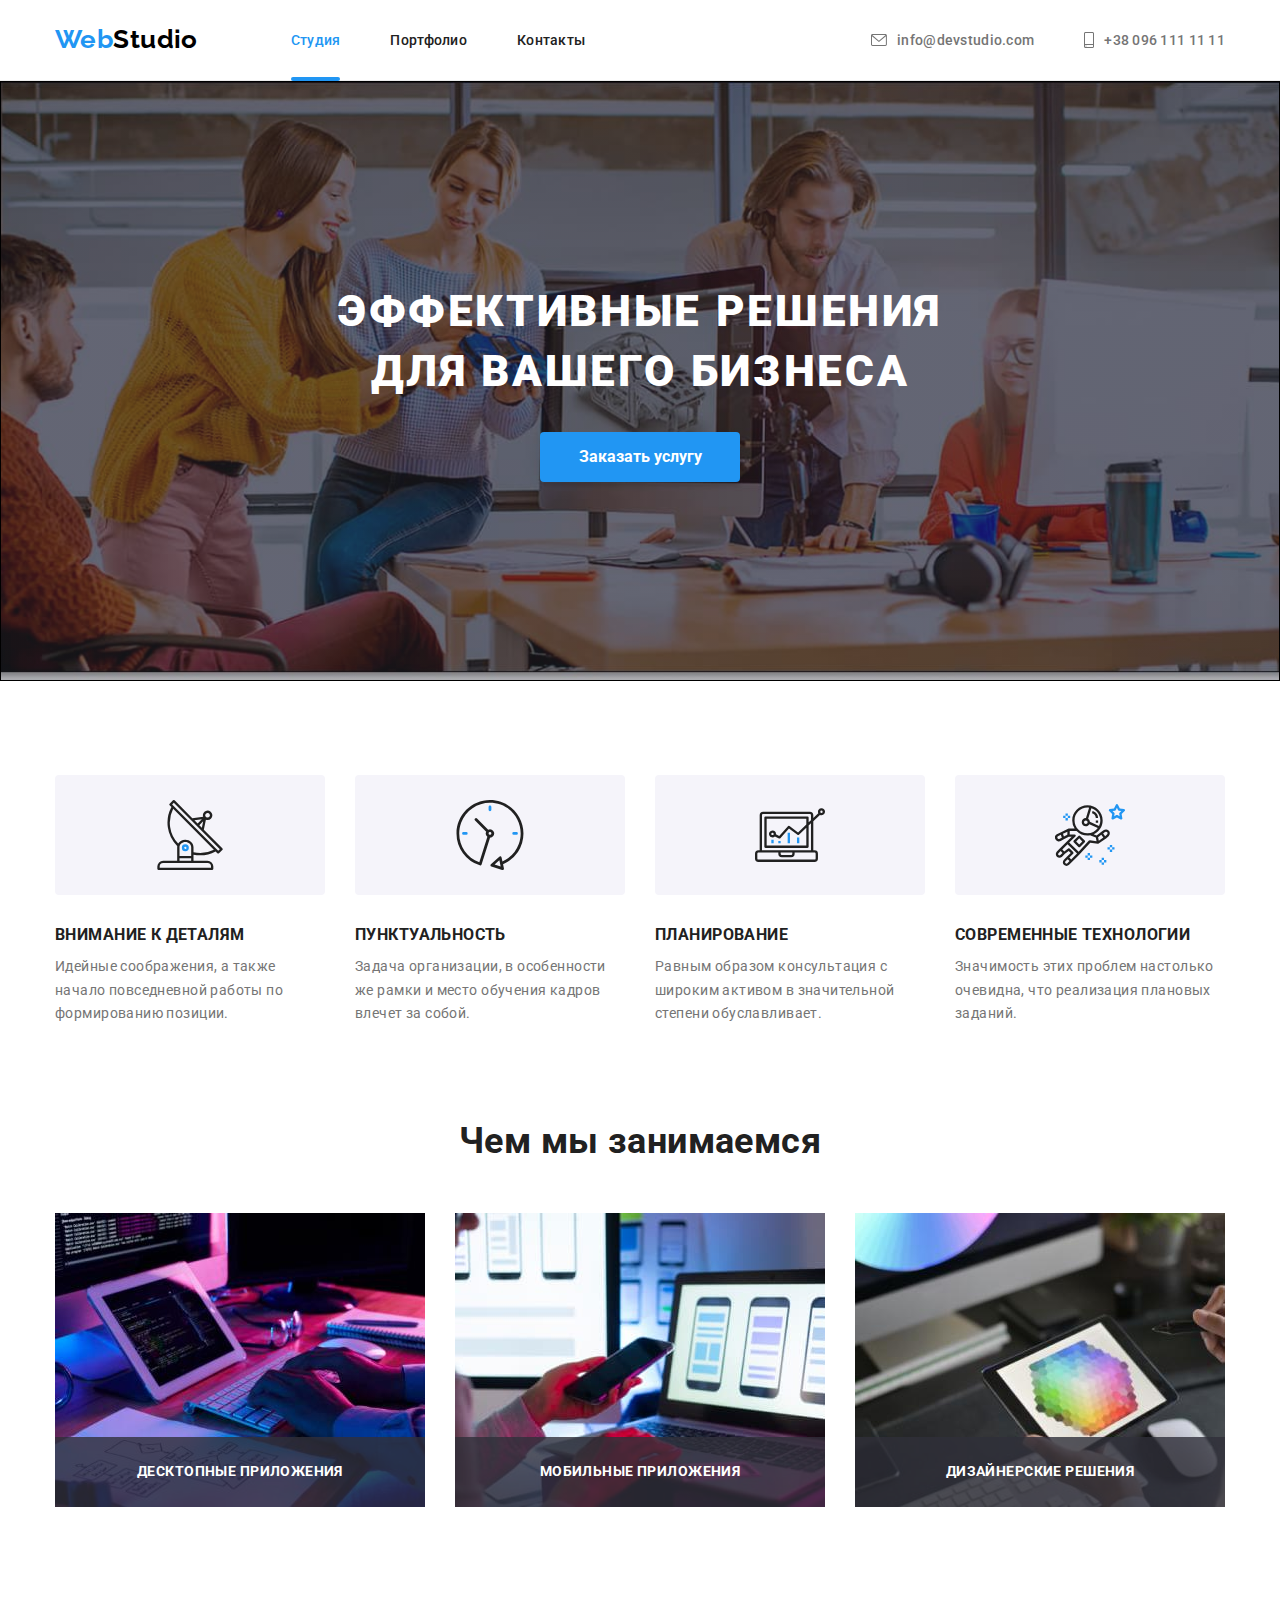
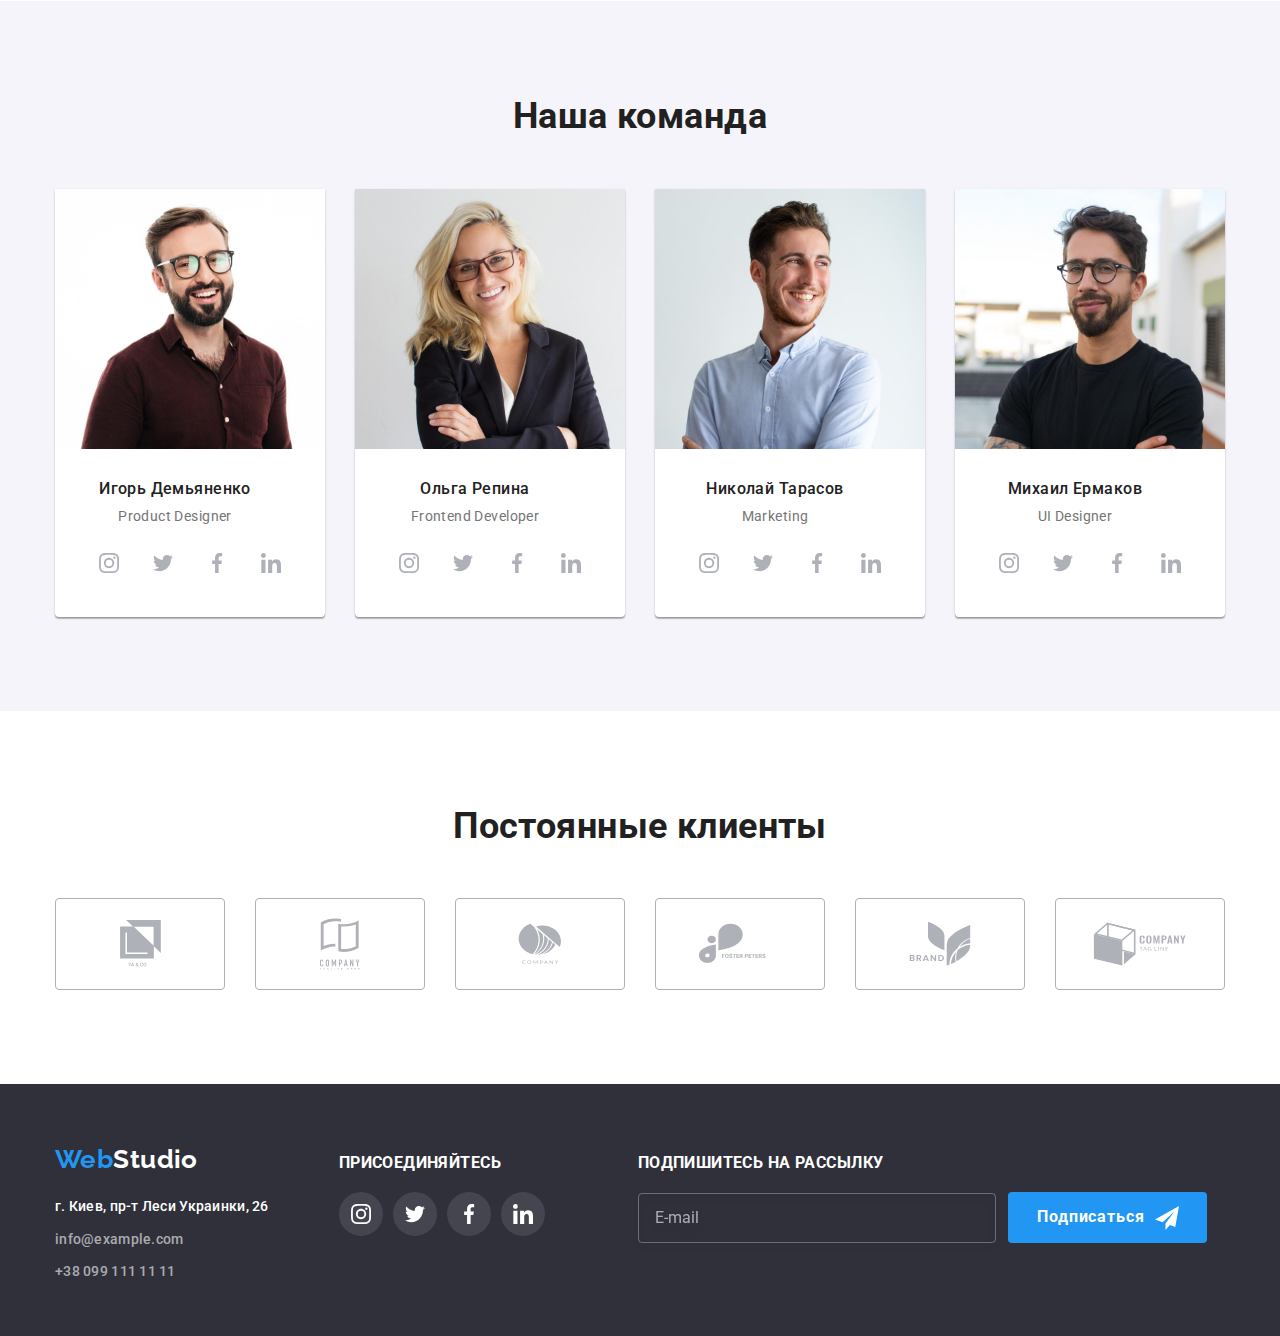
<file: index.html>
<!DOCTYPE html>
<html lang="ru">
    <head>
        <meta charset="UTF-8">
        <meta http-equiv="X-UA-Compatible" content="IE=edge">
        <meta name="viewport" content="width=device-width, initial-scale=1.0">
        <title>Студия</title>
        <link rel="stylesheet" href="https://cdnjs.cloudflare.com/ajax/libs/modern-normalize/1.1.0/modern-normalize.min.css">
        <link rel="preconnect" href="https://fonts.googleapis.com">
        <link rel="preconnect" href="https://fonts.gstatic.com" crossorigin>
        <link href="https://fonts.googleapis.com/css2?family=Raleway:wght@700&family=Roboto:wght@400;500;700;900&display=swap" rel="stylesheet">
        <link rel="stylesheet" href="./css/styles.css">
    </head>
  
    <body class="page">
        
        <!-- Header section -->
        <header class="header-section">
            <div class="container header-container">
                <nav class="header-container">
                    <a href="./index.html" class="logo">Web<span class="logo-header">Studio</span></a>
                    <ul class="list site-nav">
                        <li class="site-nav-item">
                            <a href="./index.html" class="site-nav-link link current">Студия</a>
                        </li>
                        <li class="site-nav-item">
                            <a href="./portfolio.html" class="site-nav-link link">Портфолио</a>
                        </li>
                        <li class="site-nav-link site-nav-item">
                            <a href="#" class="link">Контакты</a>
                        </li>
                    </ul>
                </nav>
                    <ul class="list header-contacts">
                        <li class="header-contacts-item">
                            <a href="mailto:info@devstudio.com" class="link">
                                <svg class="header-contacts-icons" width="16px" height="12px">
                                    <use href="./images/icons.svg#icon-envelope"></use>
                                </svg>
                                info@devstudio.com
                            </a>
                        </li>
                        <li class="header-contacts-item"> 
                            <a href="tel:+380961111111" class="link">
                                <svg class="header-contacts-icons" width="10px" height="16px">
                                    <use href="./images/icons.svg#icon-smartphone"></use>
                                </svg>
                                +38 096 111 11 11
                            </a>
                        </li>
                    </ul>
            </div>
        </header>
        
        <main>

            <!-- Hero section -->
            <section class="hero-section">
                <div class="container">
                    <h1 class="main-title">Эффективные решения<br> для вашего бизнеса</h1>
                    <button data-modal-open type="button" class="btn btn-primary submit-btn">Заказать услугу</button>
                </div>
            </section>

            <!-- Why us section -->
            <section class="why-us-section">
                <div class="container">
                    <h2 class="section-title visually-hidden">Наши особенности</h2>
                    <ul class="characteristic-list list">
                        <li class="why-us-section-item">
                            <div class="why-us-section-object">
                                <svg class="why-us-section-icon">
                                    <use href="./images/icons.svg#icon-antenna"></use>
                                </svg>
                            </div>
                            <h3 class="characteristic-title">Внимание к деталям</h3> 
                            <p class="characteristic-content">Идейные соображения, а также начало повседневной работы по формированию позиции.</p>
                        </li>
                        <li class="why-us-section-item">
                            <div class="why-us-section-object">
                                <svg class="why-us-section-icon">
                                    <use href="./images/icons.svg#icon-clock"></use>
                                 </svg>
                            </div>
                            <h3 class="characteristic-title">Пунктуальность</h3>
                            <p class="characteristic-content">Задача организации, в особенности же рамки и место обучения кадров влечет за собой.</p>
                        </li>
                        <li class="why-us-section-item">
                            <div class="why-us-section-object">
                                <svg class="why-us-section-icon">
                                    <use href="./images/icons.svg#icon-diagram"></use>
                                </svg>
                            </div>
                            <h3 class="characteristic-title">Планирование</h3>
                            <p class="characteristic-content">Равным образом консультация с широким активом в значительной степени обуславливает.</p>
                        </li>
                        <li class="why-us-section-item">
                            <div class="why-us-section-object">
                                <svg class="why-us-section-icon">
                                    <use href="./images/icons.svg#icon-astronaut"></use>
                                </svg>
                            </div>
                            <h3 class="characteristic-title">Современные технологии</h3>
                            <p class="characteristic-content">Значимость этих проблем настолько очевидна, что реализация плановых заданий.</p>
                        </li>
                    </ul>
                </div>
            </section>
                
            <!-- What we do section-->
            <section class="what-we-do-section">
                <div class="container">
                    <h2 class="section-title">Чем мы занимаемся</h2>
                    <ul class="what-we-do-list list">
                        <li class="what-we-do-item">
                            <img src="./images/box1.jpg" alt="человек печатает" width="370" height="294" class="what-we-do-img">
                            <h3 class="what-we-do-title">Десктопные приложения</h3>
                        </li>
                        <li class="what-we-do-item">
                            <img src="./images/box2.jpg" alt="человек с телефоном на фоне ноутбука" width="370" height="294" class="what-we-do-img">
                            <h3 class="what-we-do-title">Мобильные приложения</h3>
                        </li>
                        <li class="what-we-do-item">
                            <img src="./images/box3.jpg" alt="человек с планшетом выбирает цвет" width="370" height="294" class="what-we-do-img">
                            <h3 class="what-we-do-title">Дизайнерские решения</h3>
                        </li>
                    </ul>
                </div>
            </section>
            
            <!-- Our team section-->
            <section class="our-team-section">
                <div class="container">
                    <h2 class="section-title">Наша команда</h2>
                    <ul class=" our-team-list list">
                        <li class="team-list-item">
                            <img src="./images/img.jpg" alt="Игорь Демьяненко" width="270" height="260" class="our-team-list-img">
                            <h3 class="team-section-title">Игорь Демьяненко</h3>
                            <p class="team-section-description">Product Designer</p>
                            <ul class="team-list-contacts list">
                                <li class="team-contacts-item">
                                    <a href="#" class="team-contacts-link link" aria-label="instagram">
                                        <svg width="20px" height="20px">
                                            <use href="./images/icons.svg#icon-instagram"></use>
                                        </svg>
                                    </a>
                                </li>
                                <li class="team-contacts-item">
                                    <a href="#" class="team-contacts-link link" aria-label="twitter">
                                        <svg width="20px" height="20px">
                                            <use href="./images/icons.svg#icon-twitter"></use>
                                        </svg>
                                    </a>
                                </li>
                                <li class="team-contacts-item">
                                    <a href="#" class="team-contacts-link link" aria-label="facebook">
                                        <svg width="20px" height="20px">
                                            <use href="./images/icons.svg#icon-facebook"></use>
                                        </svg>
                                    </a>
                                </li>
                                <li class="team-contacts-item">
                                    <a href="#" class="team-contacts-link link" aria-label="linkedin">
                                        <svg width="20px" height="20px">
                                            <use href="./images/icons.svg#icon-linkedin"></use>
                                        </svg>
                                    </a>
                                </li>
                             </ul>
                        </li>
                        <li class="team-list-item">
                            <img src="./images/img1.jpg" alt="Ольга Репина" width="270" height="260"  class="our-team-list-img">
                            <h3 class="team-section-title">Ольга Репина</h3>
                            <p class="team-section-description">Frontend Developer</p>
                            <ul class="team-list-contacts list">
                                <li class="team-contacts-item">
                                    <a href="#" class="team-contacts-link link" aria-label="instagram">
                                        <svg width="20px" height="20px">
                                            <use href="./images/icons.svg#icon-instagram"></use>
                                        </svg>
                                    </a>
                                </li>
                                <li class="team-contacts-item">
                                    <a href="#" class="team-contacts-link link" aria-label="twitter">
                                        <svg width="20px" height="20px">
                                            <use href="./images/icons.svg#icon-twitter"></use>
                                        </svg>
                                    </a>
                                </li>
                                <li class="team-contacts-item">
                                    <a href="#" class="team-contacts-link link" aria-label="facebook">
                                        <svg width="20px" height="20px">
                                            <use href="./images/icons.svg#icon-facebook"></use>
                                        </svg>
                                    </a>
                                </li>
                                <li class="team-contacts-item">
                                    <a href="#" class="team-contacts-link link" aria-label="linkedin">
                                        <svg width="20px" height="20px">
                                            <use href="./images/icons.svg#icon-linkedin"></use>
                                        </svg>
                                    </a>
                                </li>
                            </ul>
                        </li>
                        <li class="team-list-item">
                            <img src="./images/img2.jpg" alt="Николай Тарасов" width="270" height="260" class="our-team-list-img">
                            <h3 class="team-section-title">Николай Тарасов</h3>
                            <p class="team-section-description">Marketing</p>
                            <ul class="team-list-contacts list">
                                <li class="team-contacts-item">
                                    <a href="#" class="team-contacts-link link" aria-label="instagram">
                                        <svg width="20px" height="20px">
                                            <use href="./images/icons.svg#icon-instagram"></use>
                                        </svg>
                                    </a>
                                </li>
                                <li class="team-contacts-item">
                                    <a href="#" class="team-contacts-link link" aria-label="twitter">
                                        <svg width="20px" height="20px">
                                            <use href="./images/icons.svg#icon-twitter"></use>
                                        </svg>
                                    </a>
                                </li>
                                <li class="team-contacts-item">
                                    <a href="#" class="team-contacts-link link" aria-label="facebook">
                                        <svg width="20px" height="20px">
                                            <use href="./images/icons.svg#icon-facebook"></use>
                                        </svg>
                                    </a>
                                </li>
                                <li class="team-contacts-item">
                                    <a href="#" class="team-contacts-link link" aria-label="linkedin">
                                        <svg width="20px" height="20px">
                                            <use href="./images/icons.svg#icon-linkedin"></use>
                                        </svg>
                                    </a>
                                </li>
                            </ul>
                        </li>
                        <li class="team-list-item">
                            <img src="./images/img3.jpg" alt="Михаил Ермаков" width="270" height="260" class="our-team-list-img">
                            <h3 class="team-section-title">Михаил Ермаков</h3>
                            <p class="team-section-description">UI Designer</p>
                            <ul class="team-list-contacts list">
                                <li class="team-contacts-item">
                                    <a href="#" class="team-contacts-link link" aria-label="instagram">
                                        <svg width="20px" height="20px">
                                            <use href="./images/icons.svg#icon-instagram"></use>
                                        </svg>
                                    </a>
                                </li>
                                <li class="team-contacts-item">
                                    <a href="#" class="team-contacts-link link" aria-label="twitter">
                                        <svg width="20px" height="20px">
                                            <use href="./images/icons.svg#icon-twitter"></use>
                                        </svg>
                                    </a>
                                </li>
                                <li class="team-contacts-item">
                                    <a href="#" class="team-contacts-link link" aria-label="facebook">
                                        <svg width="20px" height="20px">
                                            <use href="./images/icons.svg#icon-facebook"></use>
                                        </svg>
                                    </a>
                                </li>
                                <li class="team-contacts-item">
                                    <a href="#" class="team-contacts-link link" aria-label="linkedin">
                                        <svg width="20px" height="20px">
                                            <use href="./images/icons.svg#icon-linkedin"></use>
                                        </svg>
                                    </a>
                                </li>
                            </ul>
                        </li>
                    </ul>
                </div>
            </section>

            <!-- Regular customers section -->
            <section class="regular-customers-section">
                <div class="container"> 
                    <h2 class="section-title">Постоянные клиенты</h2>
                    <ul class="customers-list list">
                        <li class="customers-list-item">
                             <a href="#" class="custumers-link link">
                                 <svg width="41px" height="46.7px">
                                    <use href="./images/icons.svg#icon-logo-1"></use>
                                </svg>
                            </a>
                        </li>
                        <li class="customers-list-item">
                            <a href="#" class="custumers-link link">
                                <svg width="40px" height="52px">
                                    <use href="./images/icons.svg#icon-logo-2"></use>
                                </svg>
                            </a>
                        </li>
                        <li class="customers-list-item">
                            <a href="#" class="custumers-link link">
                                <svg width="43.46px" height="41.18px">
                                    <use href="./images/icons.svg#icon-logo-3"></use>
                                </svg>
                            </a>
                        </li>
                        <li class="customers-list-item">
                            <a href="#" class="custumers-link link">
                                <svg width="84.44px" height="40.62px">
                                    <use href="./images/icons.svg#icon-logo-4"></use>
                                </svg>
                            </a>
                        </li>
                        <li class="customers-list-item">
                            <a href="#" class="custumers-link link">
                                <svg width="62.54px" height="45.43px">
                                    <use href="./images/icons.svg#icon-logo-5"></use>
                                </svg>
                            </a>
                        </li>
                        <li class="customers-list-item">
                            <a href="#" class="custumers-link link">
                                <svg width="93.79px" height="43.93px">
                                    <use href="./images/icons.svg#icon-logo-6"></use>
                                </svg>
                            </a>
                        </li>
                    </ul>
                </div>

            </section>
        </main>

        <!-- Footer section -->
        <footer class="footer-section">
            <div class="container footer-container">
                <div class="footer-contacts">
                    <a href="./index.html" class="logo">Web<span class="logo-footer">Studio</span></a>
                    <address class="address-section">
                        <ul class="list address-list">
                            <li>
                                <a href="https://www.google.com.ua/maps/place/%D0%B1%D1%83%D0%BB%D1%8C%D0%B2%D0%B0%D1%80+%D0%9B%D0%B5%D1%81%D1%96+%D0%A3%D0%BA%D1%80%D0%B0%D1%97%D0%BD%D0%BA%D0%B8,+26,+%D0%9A%D0%B8%D1%97%D0%B2,+02000/@50.4265841,30.5361971,17z/data=!3m1!4b1!4m5!3m4!1s0x40d4cf0e033ecbe9:0x57a4dffefec77da0!8m2!3d50.4265807!4d30.5383858?hl=uk" class="link address-link">г. Киев, пр-т Леси Украинки, 26</a>
                            </li>
                            <li>
                                <a href="mailto:info@example.com" class="link address-contacts">info@example.com</a>
                            </li>
                            <li>
                                <a href="tel:+380991111111" class="link address-contacts">+38 099 111 11 11</a>
                            </li>
                        </ul>
                    </address>
                </div>
                <div class="foter-social">
                    <h3 class="footer-title">присоединяйтесь</h3>
                    <ul class="footer-social-list list">
                        <li class="footer-social-list-item">
                            <a href="#" class="footer-social-link link" aria-label="instagram">
                                <svg class="footer-social-icon" width="20" height="20">
                                    <use href="images/icons.svg#icon-instagram"></use>
                                </svg>
                            </a>
                        </li>
                        <li class="footer-social-list-item">
                            <a href="#" class="footer-social-link link" aria-label="twitter">
                                <svg class="footer-social-icon" width="20px" height="20px">
                                    <use href="images/icons.svg#icon-twitter"></use>
                                </svg>
                            </a>
                        </li>
                        <li class="footer-social-list-item">
                            <a href="#" class="footer-social-link link" aria-label="facebook">
                                <svg class="footer-social-icon" width="20px" height="20px">
                                    <use href="images/icons.svg#icon-facebook"></use>
                                </svg>
                            </a>
                        </li>
                        <li class="footer-social-list-item">
                            <a href="#" class="footer-social-link link" aria-label="linkedin">
                                <svg class="footer-social-icon" width="20px" height="20px">
                                    <use href="images/icons.svg#icon-linkedin"></use>
                                </svg>
                            </a>
                        </li>
                    </ul>
                </div>
                <div class="foter-subscribe">
                    <h3 class="footer-title">Подпишитесь на рассылку</h3>
                    <form class="subscribe-form">
                        <label class="subscribe-item">
                            <input type="email" name="email" placeholder="E-mail" class="subscribe-email">
                        </label>
                        <button type="submit" class="subscribe-btn btn">
                            Подписаться
                            <svg width="24" height="24" class="subscribe-icon">
                                <use href="images/icons.svg#icon-send"></use>
                            </svg>
                        </button>
                    </form>
                </div>
            </div>
        </footer>

        <!-- Modal -->
        <div data-modal class="backdrop is-hidden">
            <div class="service-modal">
                <button data-modal-close type="button" class="close-btn">
                    <svg width="11px" height="11px" class="close-icon">
                        <use href="./images/icons.svg#icon-close"></use>
                    </svg>
                </button>
                
                <p class="request-title">Оставьте свои данные, мы вам перезвоним</p>
                <form class="request-form">
                    <label class="request-form-field">
                        Имя
                        <input type="text" name="username" class="request-input" required>
                        <svg  class="request-form-icon" width="18" height="18">
                            <use href="./images/icons.svg#icon-person"></use>
                        </svg>
                    </label>
                    <label class="request-form-field">
                        Телефон
                        <input type="tel" name="tel" class="request-input" required>
                        <svg class="request-form-icon" width="18" height="18">
                            <use href="./images/icons.svg#icon-phone"></use>
                        </svg>
                    </label>
                    <label class="request-form-field">
                        Почта
                        <input type="email" name="email" class="request-input">
                        <svg class="request-form-icon" width="18" height="18">
                            <use href="./images/icons.svg#icon-email"></use>
                        </svg>
                    </label>

                    <div class="comment-box">
                        <textarea name="user-comment" class="request-comment" placeholder="Введите текст"></textarea>
                        <label class="textarea-label">
                           Комментарий
                        </label>
                    </div>

                    <input type="checkbox" class="policy-checkbox visually-hidden" id="policy-check">
                    <label class="policy-box" for="policy-check">
                    Соглашаюсь с рассылкой и принимаю &nbsp;<a href="#" class="policy-link">Условия договора</a>
                    </label>

                    <button type="submit" class="btn-primary btn btn-request">Отправить</button>
                </form>
            </div>
        </div>
        
        <script src="./js/modal.js"></script>

    </body>
</html>
</file>
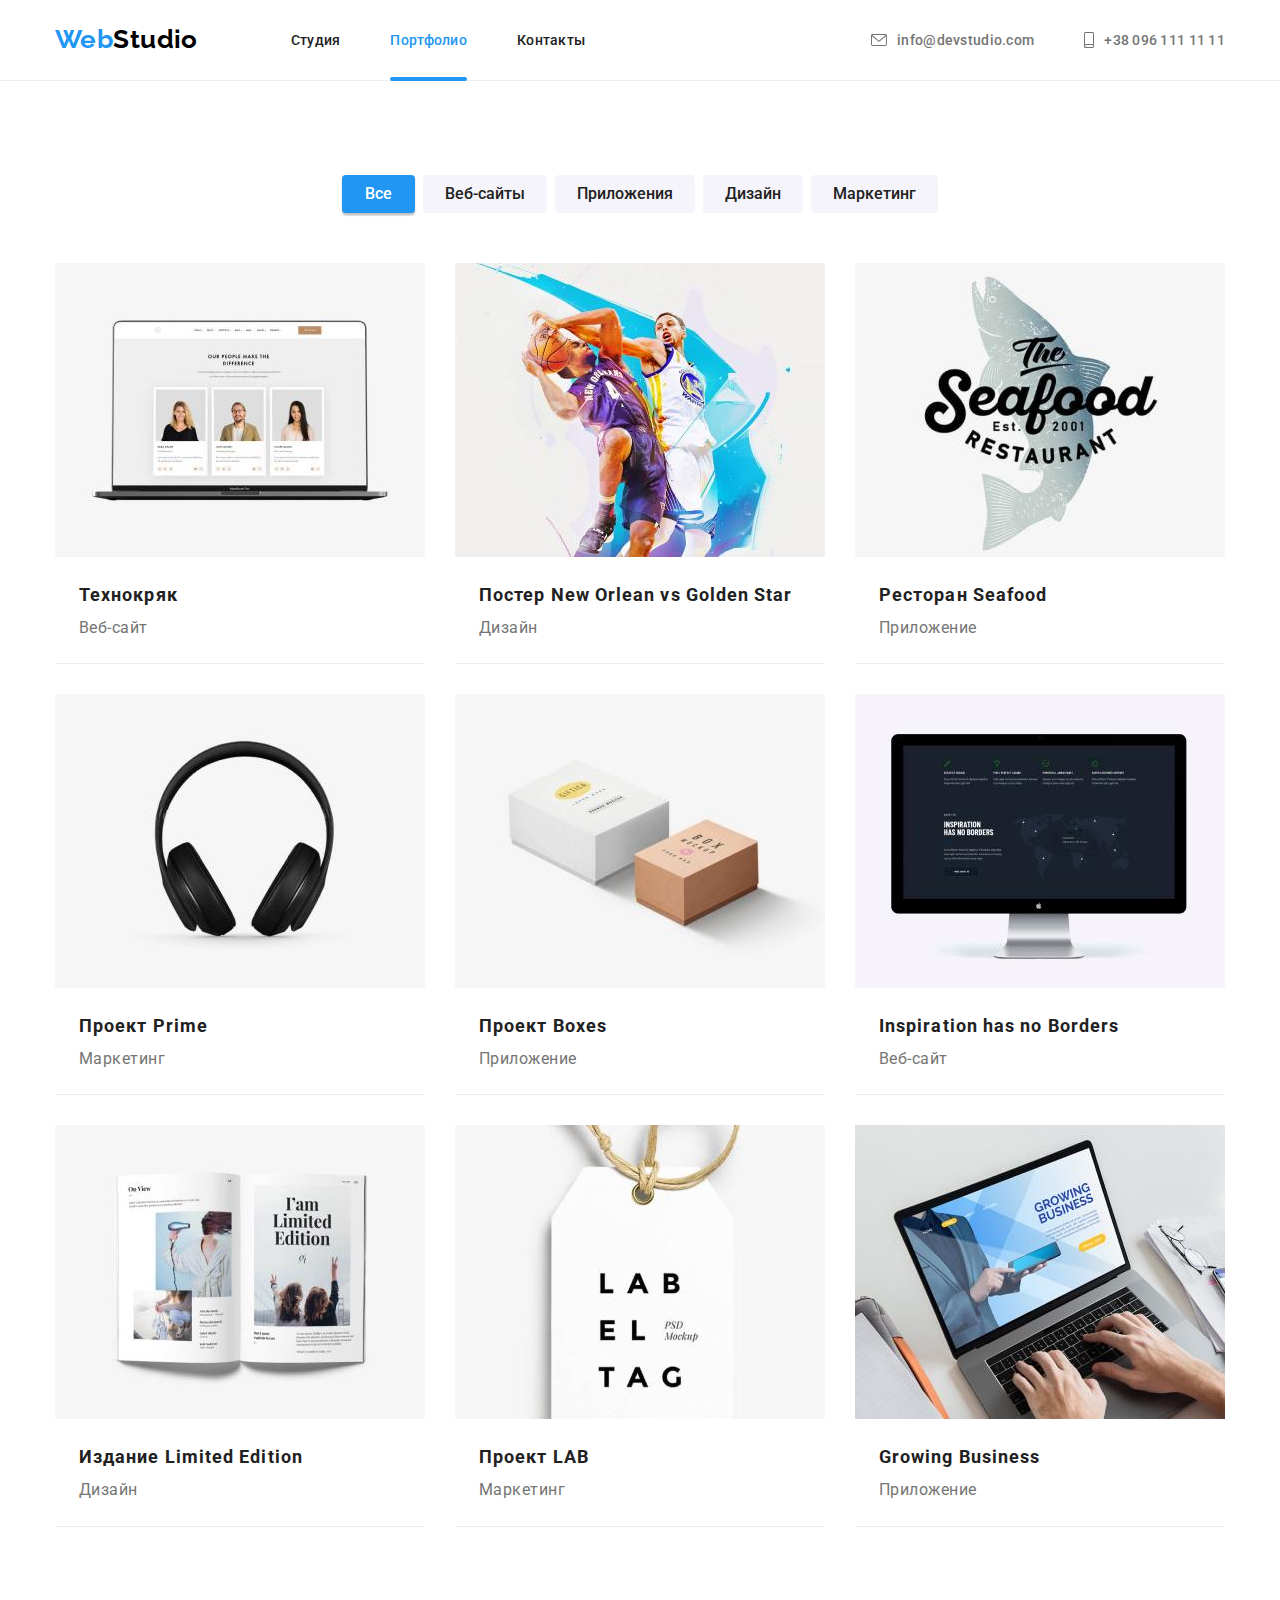
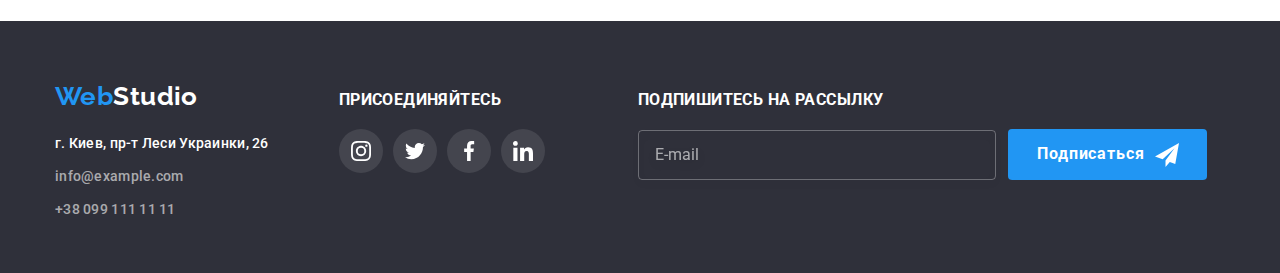
<file: portfolio.html>
<!DOCTYPE html>
<html lang="ru">
<head>
    <meta charset="UTF-8">
    <meta http-equiv="X-UA-Compatible" content="IE=edge">
    <meta name="viewport" content="width=device-width, initial-scale=1.0">
    <title>Портфолио</title>
    <link rel="stylesheet" href="https://cdnjs.cloudflare.com/ajax/libs/modern-normalize/1.1.0/modern-normalize.min.css">
    <link rel="preconnect" href="https://fonts.googleapis.com">
    <link rel="preconnect" href="https://fonts.gstatic.com" crossorigin>
    <link href="https://fonts.googleapis.com/css2?family=Raleway:wght@700&family=Roboto:wght@400;500;700;900&display=swap" rel="stylesheet">
    <link rel="stylesheet" href="./css/styles.css">
    </head>
    <body class="page">

    <!-- Header section -->
        <header class="header-section">
            <div class="container header-container">
                <nav class="header-container">
                    <a href="./index.html" class="logo">Web<span class="logo-header">Studio</span></a>
                    <ul class="list site-nav">
                        <li class="site-nav-item">
                            <a href="./index.html" class="site-nav-link link">Студия</a>
                        </li>
                        <li class="site-nav-item">
                            <a href="./portfolio.html" class="site-nav-link link current">Портфолио</a>
                        </li>
                        <li class="site-nav-item">
                            <a href="#" class="site-nav-link link">Контакты</a>
                        </li>
                    </ul>
                </nav>
                <ul class="list header-contacts">
                    <li class="header-contacts-item">
                        <a href="mailto:info@devstudio.com" class="link">
                            <svg class="header-contacts-icons" width="16px" height="12px">
                                <use href="./images/icons.svg#icon-envelope"></use>
                            </svg>
                            info@devstudio.com
                        </a>
                    </li>
                    <li class="header-contacts-item">
                        <a href="tel:+380961111111" class="link">
                            <svg class="header-contacts-icons" width="10px" height="16px">
                                <use href="./images/icons.svg#icon-smartphone"></use>
                            </svg>
                            +38 096 111 11 11
                        </a>
                    </li>
                </ul>
            </div>
        </header>

        <main>

            <!-- Work samples section -->
            <section class="samples-section">
                <div class="container">
                    <h1 class="section-title visually-hidden">Примеры работ</h1>
                    <ul class=" samples-btn-list list">
                        <li><button type="button" class="btn btn-primary btn-filter">Все</button></li>
                        <li><button type="button" class="btn btn-secondary btn-filter">Веб-сайты</button></li>
                        <li><button type="button" class="btn btn-secondary btn-filter">Приложения</button></li>
                        <li><button type="button" class="btn btn-secondary btn-filter">Дизайн</button></li>
                        <li><button type="button" class="btn btn-secondary btn-filter">Маркетинг</button></li>
                    </ul>

                    <ul class="samples-section-list list">
                    
                        <li class="samples-section-item">
                            <div class="samples-card">
                                <a href="#" class="samples-link link">
                                    <div class="samples-card-thumb">
                                        <img src="./images/techno.jpg" alt="ноутбук с веб-сайтом" width="370" height="294">
                                        <p class="samples-action-text">Технокряк это современная площадка распространения коронавируса. Компании используют эту платформу для цифрового
                                        шпионажа и атак на защищённые сервера конкурентов.</p>
                                    </div>
                                    <div class="samples-card-content">
                                        <h2 class="samples-section-title">Технокряк</h2>
                                        <p class="samples-section-description">Веб-сайт</p>
                                    </div>
                                </a>
                            </div>
                        </li>

                        <li class="samples-section-item">
                            <div class="samples-card">
                                <a href="#" class="samples-link link">
                                    <div class="samples-card-thumb">
                                        <img src="./images/poster.jpg" alt="постер с баскетболистами" width="370" height="294"> 
                                        <p class="samples-action-text">Технокряк это современная площадка распространения коронавируса. Компании используют эту платформу для цифрового шпионажа и атак на защищённые сервера конкурентов.</p>
                                    </div>
                                    <div class="samples-card-content">
                                        <h2 class="samples-section-title">Постер New Orlean vs Golden Star</h2>
                                        <p class="samples-section-description">Дизайн</p>
                                    </div>
                                </a>
                            </div>    
                        </li>
                    
                        <li class="samples-section-item">
                            <div class="samples-card">
                                <a href="#" class="samples-link link">
                                    <div class="samples-card-thumb">
                                        <img src="./images/seafood.jpg" alt="логотип ресторана" width="370" height="294">
                                        <p class="samples-action-text">Технокряк это современная площадка распространения коронавируса. Компании используют эту
                                        платформу для цифрового шпионажа и атак на защищённые сервера конкурентов.</p>
                                    </div>
                                    <div class="samples-card-content">
                                        <h2 class="samples-section-title">Ресторан Seafood</h2>
                                        <p class="samples-section-description">Приложение</p>
                                    </div>
                                </a>
                            </div>    
                        </li>
                    
                    
                        <li class="samples-section-item">
                            <div class="samples-card">
                                <a href="#" class="samples-link link">
                                    <div class="samples-card-thumb">
                                        <img src="./images/prime.jpg" alt="наушники" width="370" height="294">
                                        <p class="samples-action-text">Технокряк это современная площадка распространения коронавируса. Компании используют эту
                                        платформу для цифрового шпионажа и атак на защищённые сервера конкурентов.</p>
                                    </div>
                                    <div class="samples-card-content">
                                        <h2 class="samples-section-title">Проект Prime</h2>
                                        <p class="samples-section-description">Маркетинг</p>
                                    </div>
                                </a>
                            </div>
                        </li>

                        <li class="samples-section-item">
                            <div class="samples-card">
                                <a href="#" class="samples-link link">
                                    <div class="samples-card-thumb">
                                        <img src="./images/projectbox.jpg" alt="коробки" width="370" height="294">
                                        <p class="samples-action-text">Технокряк это современная площадка распространения коронавируса. Компании используют эту
                                        платформу для цифрового шпионажа и атак на защищённые сервера конкурентов.</p>
                                    </div>
                                    <div class="samples-card-content">
                                        <h2 class="samples-section-title">Проект Boxes</h2>
                                        <p class="samples-section-description">Приложение</p>
                                    </div>
                                </a>
                            </div>
                        </li>
                    
                        <li class="samples-section-item">
                            <div class="samples-card">
                                <a href="#" class="samples-link link">
                                    <div class="samples-card-thumb">
                                        <img src="./images/inspiration.jpg" alt="iMac" width="370" height="294">
                                        <p class="samples-action-text">Технокряк это современная площадка распространения коронавируса. Компании используют эту
                                        платформу для цифрового шпионажа и атак на защищённые сервера конкурентов.</p>
                                    </div>
                                    <div class="samples-card-content">
                                        <h2 class="samples-section-title">Inspiration has no Borders</h2>
                                        <p class="samples-section-description">Веб-сайт</p>
                                    </div>
                                </a>
                            </div>
                        </li>

                        <li class="samples-section-item">
                            <div class="samples-card">
                                <a href="#" class="samples-link link">
                                    <div class="samples-card-thumb">
                                        <img src="./images/magazine.jpg" alt="журнал" width="370" height="294">
                                        <p class="samples-action-text">Технокряк это современная площадка распространения коронавируса. Компании используют эту
                                        платформу для цифрового шпионажа и атак на защищённые сервера конкурентов.</p>
                                    </div>
                                    <div class="samples-card-content">
                                        <h2 class="samples-section-title">Издание Limited Edition</h2>
                                        <p class="samples-section-description">Дизайн</p>
                                    </div>
                                </a>
                            </div>
                        </li>

                        <li class="samples-section-item">
                            <div class="samples-card">
                                <a href="#" class="samples-link link">
                                    <div class="samples-card-thumb">
                                        <img src="./images/lab.jpg" alt="бирка" width="370" height="294">
                                        <p class="samples-action-text">Технокряк это современная площадка распространения коронавируса. Компании используют эту
                                        платформу для цифрового шпионажа и атак на защищённые сервера конкурентов.</p>
                                    </div>
                                    <div class="samples-card-content">
                                        <h2 class="samples-section-title">Проект LAB</h2>
                                        <p class="samples-section-description">Маркетинг</p>
                                    </div>
                                </a>
                            </div>
                        </li>
                    
                        <li class="samples-section-item">
                            <div class="samples-card">
                                <a href="#" class="samples-link link">
                                    <div class="samples-card-thumb">
                                        <img src="./images/business.jpg" alt="ноутбук" width="370" height="294">
                                        <p class="samples-action-text">Технокряк это современная площадка распространения коронавируса. Компании используют эту
                                        платформу для цифрового шпионажа и атак на защищённые сервера конкурентов.</p>
                                    </div>
                                    <div class="samples-card-content">
                                        <h2 class="samples-section-title">Growing Business</h2>
                                        <p class="samples-section-description">Приложение</p>
                                    </div>
                                </a>
                            </div>
                        </li>

                    </ul>
                </div>
            </section>

        </main>

        <!-- Footer section -->
        <footer class="footer-section">
            <div class="container footer-container">
                <div class="footer-contacts">
                    <a href="./index.html" class="logo">Web<span class="logo-footer">Studio</span></a>
                    <address class="address-section">
                        <ul class="list address-list">
                            <li>
                                <a href="https://www.google.com.ua/maps/place/%D0%B1%D1%83%D0%BB%D1%8C%D0%B2%D0%B0%D1%80+%D0%9B%D0%B5%D1%81%D1%96+%D0%A3%D0%BA%D1%80%D0%B0%D1%97%D0%BD%D0%BA%D0%B8,+26,+%D0%9A%D0%B8%D1%97%D0%B2,+02000/@50.4265841,30.5361971,17z/data=!3m1!4b1!4m5!3m4!1s0x40d4cf0e033ecbe9:0x57a4dffefec77da0!8m2!3d50.4265807!4d30.5383858?hl=uk"
                                    class="link address-link">г. Киев, пр-т Леси Украинки, 26</a>
                            </li>
                            <li>
                                <a href="mailto:info@example.com" class="link address-contacts">info@example.com</a>
                            </li>
                            <li>
                                <a href="tel:+380991111111" class="link address-contacts">+38 099 111 11 11</a>
                            </li>
                        </ul>
                    </address>
                </div>
                <div class="foter-social">
                    <h3 class="footer-title">присоединяйтесь</h3>
                    <ul class="footer-social-list list">
                        <li class="footer-social-list-item">
                            <a href="#" class="footer-social-link link" aria-label="instagram">
                                <svg class="footer-social-icon" width="20" height="20">
                                    <use href="./images/icons.svg#icon-instagram"></use>
                                </svg>
                            </a>
                        </li>
                        <li class="footer-social-list-item">
                            <a href="#" class="footer-social-link link" aria-label="twitter">
                                <svg class="footer-social-icon" width="20px" height="20px">
                                    <use href="./images/icons.svg#icon-twitter"></use>
                                </svg>
                            </a>
                        </li>
                        <li class="footer-social-list-item">
                            <a href="#" class="footer-social-link link" aria-label="facebook">
                                <svg class="footer-social-icon" width="20px" height="20px">
                                    <use href="./images/icons.svg#icon-facebook"></use>
                                </svg>
                            </a>
                        </li>
                        <li class="footer-social-list-item">
                            <a href="#" class="footer-social-link link" aria-label="linkedin">
                                <svg class="footer-social-icon" width="20px" height="20px">
                                    <use href="./images/icons.svg#icon-linkedin"></use>
                                </svg>
                            </a>
                        </li>
                    </ul>
                </div>
                <div class="foter-subscribe">
                    <h3 class="footer-title">Подпишитесь на рассылку</h3>
                    <form class="subscribe-form">
                        <label class="subscribe-item">
                            <input type="email" name="email" placeholder="E-mail" class="subscribe-email">
                        </label>
                        <button type="submit" class="subscribe-btn btn">
                            Подписаться
                            <svg width="24" height="24" class="subscribe-icon">
                                <use href="images/icons.svg#icon-send"></use>
                            </svg>
                        </button>
                    </form>
                </div>
            </div>
        </footer>

    </body>
</html>
</file>
<file: css/styles.css>
:root {
  --card-set-gap: 30px;

  --primary-text-color: #757575;
  --accent-color: #2196f3;
  --main-color: #ffffff;
  --secondary-color: #f5f4fa;
  --title-text-color: #212121;
  --main-timing-function: cubic-bezier(0.4, 0, 0.2, 1);
  --animation-time: 250ms;
}
.page {
  background-color: var(--main-color);
  color: var(--primary-text-color);
  font-family: Roboto, sans-serif;
  font-size: 14px;
  letter-spacing: 0.03em;
}
h1,
h2,
h3,
h4,
p {
  margin: 0;
}

img {
  display: block;
  max-width: 100%;
  height: auto;
}

/* Basic elemnts */

.container {
  width: 1200px;
  padding-left: 15px;
  padding-right: 15px;
  margin-left: auto;
  margin-right: auto;
}

/* Lists */
.list {
  list-style: none;
  margin: 0;
  padding: 0;
}

/* Logo */
.logo {
  color: var(--accent-color);
  text-decoration: none;
  font-family: Raleway, sans-serif;
  font-weight: bold;
  font-size: 26px;
  line-height: 1.2;
}
.logo-header {
  color: #000000;
}
.logo-footer {
  color: var(--main-color);
}

/* Links*/
.link {
  text-decoration: none;
  color: var(--title-text-color);
  font-weight: 500;
  line-height: 16px;
  letter-spacing: 0.02em;
  transition: color var(--animation-time) var(--main-timing-function);
}

.link:hover,
.link:focus {
  color: var(--accent-color);
}

.link.current {
  color: var(--accent-color);
}

/* Buttons */
.btn {
  cursor: pointer;
  font-family: inherit;
  font-size: 16px;
  text-align: center;
  border-radius: 4px;
  border: transparent;
  transition: background-color var(--animation-time) var(--main-timing-function),
    color var(--animation-time) var(--main-timing-function);
}

.btn:hover,
.btn:focus {
  color: var(--main-color);
  background-color: var(--accent-color);
}

.btn-primary {
  color: var(--main-color);
  background-color: var(--accent-color);
}

.btn-secondary {
  color: var(--title-text-color);
  background-color: var(--secondary-color);
}

.submit-btn {
  font-weight: 700;
  line-height: 1.9;
  background-color: #2196f3;

  min-width: 200px;
  padding: 10px 32px;
  box-shadow: 0 4px 4px rgba(0, 0, 0, 0.15);
}

.btn-filter {
  font-weight: 500;
  line-height: 1.6;
  min-width: 73px;
  padding: 6px 22px;
}

.btn-filter.btn-primary {
  box-shadow: 0px 3px 1px rgba(0, 0, 0, 0.1), 0px 1px 2px rgba(0, 0, 0, 0.08),
    0px 2px 2px rgba(0, 0, 0, 0.12);
}

.btn.btn-secondary:hover,
.btn.btn-filter:focus {
  color: var(--main-color);
  background-color: var(--accent-color);
  box-shadow: 0px 3px 1px rgba(0, 0, 0, 0.1), 0px 1px 2px rgba(0, 0, 0, 0.08),
    0px 2px 2px rgba(0, 0, 0, 0.12);
}

.visually-hidden {
  position: absolute;
  clip: rect(0 0 0 0);
  width: 1px;
  height: 1px;
  margin: -1px;
  padding: 0;
  overflow: hidden;
}

/* Header section */
.header-section {
  border-bottom: 1px solid #ececec;
}

.header-container {
  display: flex;
  align-items: center;
}

.site-nav {
  display: flex;
  margin-left: 93px;
}

.site-nav-item:not(:first-child) {
  margin-left: 50px;
}

.site-nav-link {
  position: relative;
  display: block;
  padding-top: 32px;
  padding-bottom: 32px;
}

.site-nav-link.current::after {
  content: "";

  position: absolute;
  left: 0;
  bottom: -1px;

  width: 100%;
  height: 4px;

  background-color: var(--accent-color);
  border-radius: 2px;

  transform: scaleX(1);
}
.site-nav-link::after {
  content: "";

  transform: scaleX(0);
  transition: transform var(--animation-time) var(--main-timing-function);
}
.site-nav-link:hover::after,
.site-nav-link:focus::after {
  content: "";

  position: absolute;
  left: 0;
  bottom: -1px;

  width: 100%;
  height: 4px;

  background-color: var(--accent-color);
  border-radius: 2px;

  transform: scaleX(1);
}

.header-contacts {
  display: flex;
  align-items: center;
  padding-top: 15px;
  padding-bottom: 15px;
  margin-left: auto;
}

.header-contacts-item > .link {
  display: flex;
  align-items: center;
  color: var(--primary-text-color);
}

.header-contacts-item:not(:first-child) {
  margin-left: 50px;
}
.header-contacts-icons {
  margin-right: 10px;
  fill: currentColor;
}

.header-contacts-item > .link:hover,
.header-contacts-item > .link:focus {
  color: var(--accent-color);
  fill: var(--accent-color);
}

/* Studio elements */

/* Hero section */
.hero-section {
  max-width: 1600px;
  height: 600px;
  background-color: #2f303a;
  border: solid 1px #000000;
  background-image: linear-gradient(
      rgba(47, 48, 58, 0.4),
      rgba(47, 48, 58, 0.4)
    ),
    url(../images/hero-bg.jpg);
  background-size: cover;
  background-repeat: no-repeat;
  background-position: center;

  margin-left: auto;
  margin-right: auto;
  padding-top: 200px;
  padding-bottom: 200px;

  text-align: center;
}

.main-title {
  margin-bottom: 30px;

  text-transform: uppercase;
  font-weight: 900;
  font-size: 44px;
  line-height: 1.36;
  color: var(--main-color);
  letter-spacing: 0.06em;
}

/* Why us section */
.why-us-section {
  padding-top: 94px;
  padding-bottom: 47px;
}

.characteristic-list {
  display: flex;
  max-width: 270px;
}

.why-us-section-object {
  display: flex;
  width: 270px;
  height: 120px;
  justify-content: center;
  align-items: center;
  margin-bottom: 30px;
  background-color: var(--secondary-color);
  border-radius: 4px;
}
.why-us-section-icon {
  width: 70px;
  height: 70px;
}

.section-title {
  margin-bottom: 50px;

  font-weight: 700;
  font-size: 36px;
  color: var(--title-text-color);
  line-height: 1.2;
  text-align: center;
}

.why-us-section-item:not(:first-child) {
  margin-left: 30px;
}

.characteristic-title {
  margin-bottom: 10px;

  color: var(--title-text-color);
  line-height: 1.2;
  text-transform: uppercase;
}

.characteristic-content {
  line-height: 1.7;
}

/* What we do section */
.what-we-do-section {
  padding-top: 47px;
  padding-bottom: 94px;
}

.what-we-do-list {
  display: flex;
}

.what-we-do-list :not(:last-child) {
  margin-right: var(--card-set-gap);
}
.what-we-do-item {
  position: relative;
}
.what-we-do-title {
  position: absolute;
  bottom: 0;
  width: 100%;
  padding-top: 27px;
  padding-bottom: 27px;

  background-color: rgba(47, 48, 58, 0.8);
  color: var(--main-color);
  font-size: 14px;
  line-height: 1.14;
  text-align: center;
  letter-spacing: 0.03em;
  text-transform: uppercase;
}
/* Our team section */
.our-team-section {
  padding-top: 94px;
  padding-bottom: 94px;

  background-color: var(--secondary-color);
  line-height: 1.2;
  text-align: center;
}

.our-team-list {
  display: flex;
}

.our-team-list :not(:last-child) {
  margin-right: var(--card-set-gap);
}

.our-team-list-img {
  margin-bottom: var(--card-set-gap);
}

.team-list-item {
  min-height: 428px;
  max-width: 270px;

  background-color: var(--main-color);
  box-shadow: 0px 1px 3px rgba(0, 0, 0, 0.12), 0px 1px 1px rgba(0, 0, 0, 0.14),
    0px 2px 1px rgba(0, 0, 0, 0.2);
  border-radius: 0px 0px 4px 4px;
}

.team-section-title {
  margin-bottom: 10px;

  color: var(--title-text-color);
  font-weight: 500;
}

.team-section-description {
  margin-bottom: 16px;
}

.team-list-contacts {
  display: flex;
  padding: 0;
  margin-left: 32px;
  margin-right: 32px;
  height: 44px;
  min-width: 206px;
  align-items: center;
}
.team-contacts-item:not(:last-child) {
  margin-right: 10px;
}

.team-contacts-item {
  height: 44px;
  width: 44px;
}
.team-contacts-link {
  display: flex;
  justify-content: center;
  align-items: center;
  height: 100%;
  width: 100%;

  border-radius: 50px;
  fill: #afb1b8;
  margin-bottom: 30px;
  transition: fill var(--animation-time) var(--main-timing-function),
    background-color var(--animation-time) var(--main-timing-function);
}

.team-contacts-link :not(:last-child) {
  margin-left: 10px;
}

.team-contacts-link:hover,
.team-contacts-link:focus {
  fill: var(--main-color);
  background-color: var(--accent-color);
  border-radius: 50px;
}

/* Regular customers section */
.regular-customers-section {
  padding-top: 94px;
  padding-bottom: 94px;

  line-height: 1.2;
  text-align: center;
}
.customers-list {
  display: flex;
}
.customers-list :not(:last-child) {
  margin-right: var(--card-set-gap);
}
.customers-list-item {
  width: 170px;
  height: 92px;
}

.custumers-link {
  display: flex;
  justify-content: center;
  align-items: center;
  width: 100%;
  height: 100%;
  fill: #afb1b8;

  border: 1px solid #afb1b8;
  border-radius: 4px;
  transition: fill var(--animation-time) var(--main-timing-function);
}
.custumers-link:hover,
.custumers-link:focus {
  fill: var(--accent-color);
  border: 1px solid var(--accent-color);
}

/* Footer section */
.footer-section {
  padding-top: 60px;
  padding-bottom: 60px;
  background-color: #2f303a;
}
.footer-container {
  display: flex;
  align-items: baseline;
  padding-left: 15px;
  padding-right: 15px;
}

.footer-contacts .logo {
  display: block;
  margin-bottom: 20px;
}

.address-section {
  height: 81px;
  font-style: normal;
  line-height: 1.7;
}

.address-list {
  display: block;
}

.address-list :not(:last-child) {
  margin-bottom: 9px;
}

.address-link {
  padding-top: 9px;
  padding-bottom: 9px;

  color: var(--main-color);
}

.address-contacts {
  color: rgba(255, 255, 255, 0.6);
}

.foter-social {
  margin-left: 70px;
}
.footer-title {
  margin-bottom: 20px;

  line-height: 1.2;
  color: var(--main-color);
  text-transform: uppercase;
}

.footer-social-list {
  display: flex;
}

.footer-social-list-item {
  display: flex;
  height: 44px;
  width: 44px;
}
.footer-social-link {
  display: flex;
  align-items: center;
  justify-content: center;
  width: 100%;
  height: 100%;
  background-color: rgba(255, 255, 255, 0.1);
  border-radius: 50px;
  transition: fill var(--animation-time) var(--main-timing-function),
    background-color var(--animation-time) var(--main-timing-function);
}

.footer-social-icon {
  fill: var(--main-color);
}
.footer-social-link:hover,
.footer-social-link:focus {
  fill: var(--main-color);
  background-color: var(--accent-color);
  border-radius: 50px;
}
.footer-social-list-item:not(:first-child) {
  margin-left: 10px;
}

.foter-subscribe {
  margin-left: 93px;
}

.subscribe-form {
  display: flex;
  align-items: center;
}
.subscribe-email {
  width: 358px;
  height: 50px;

  padding: 15px 16px;
  background-color: inherit;
  border: 1px solid rgba(255, 255, 255, 0.3);
  box-sizing: border-box;
  color: var(--main-color);
  filter: drop-shadow(0px 4px 4px rgba(0, 0, 0, 0.15));
  border-radius: 4px;
  outline: none;
}

.subscribe-email::placeholder {
  font-size: 16px;
  line-height: 1.25;
  color: rgba(255, 255, 255, 0.6);
}

.subscribe-btn {
  display: flex;
  align-items: center;
  padding: 10px 28px 10px 29px;
  margin-left: 12px;

  text-align: center;
  letter-spacing: 0.06em;
  line-height: 1.9;
  font-weight: 700;
  color: var(--main-color);
  background-color: #2196f3;
}

.subscribe-icon {
  margin-left: 10px;
  fill: var(--main-color);
}
/* Portfolio elements */

/* Work samples section */
.samples-section {
  padding-top: 94px;
  padding-bottom: 94px;
}

.samples-btn-list {
  display: flex;
  margin-bottom: 50px;
  justify-content: center;
}

.samples-btn-list :not(:first-child) {
  margin-left: 8px;
}

.samples-section-list {
  display: flex;
  flex-wrap: wrap;
  padding: 0;
  margin: 0;
  margin-left: calc(-1 * var(--card-set-gap));
  margin-bottom: calc(-1 * var(--card-set-gap));
}

.samples-card {
  margin-left: var(--card-set-gap);
  margin-bottom: var(--card-set-gap);
  flex-basis: calc(100% / 3 - var(--card-set-gap));

  border-bottom: 1px solid #eeeeee;
  transition: box-shadow var(--animation-time) var(--main-timing-function);
}

.samples-link:hover,
.samples-link:focus {
  color: var(--title-text-color);
}
.samples-card:hover,
.samples-card:focus {
  box-shadow: 0px 1px 1px rgba(0, 0, 0, 0.12), 0px 4px 4px rgba(0, 0, 0, 0.06),
    1px 4px 6px rgba(0, 0, 0, 0.16);
}
.samples-card-thumb {
  display: block;
  position: relative;
  overflow: hidden;
}
.samples-action-text {
  position: absolute;
  top: 0;
  left: 0;
  width: 100%;
  height: 100%;

  transform: translateY(100%);
  transition: transform var(--animation-time) var(--main-timing-function);

  padding-left: 24px;
  padding-right: 24px;
  padding-top: 63px;
  padding-bottom: 63px;

  font-size: 18px;
  line-height: 1.56;
  font-weight: 400;
  letter-spacing: 0.03em;
  color: var(--main-color);
  background-color: rgba(33, 150, 243, 0.9);
}
.samples-card:hover .samples-action-text,
.samples-card:focus .samples-action-text {
  transform: translateY(0);
}

.samples-card-content {
  padding: 20px 24px;
}

.samples-section-title {
  font-size: 18px;
  line-height: 2;
  letter-spacing: 0.06em;
}

.samples-section-description {
  color: var(--primary-text-color);
  font-weight: 400;
  font-size: 16px;
  line-height: 1.9;
  letter-spacing: 0.03em;
}

/* Modal */
.backdrop {
  position: fixed;
  top: 0;
  left: 0;

  width: 100%;
  height: 100%;
  background-color: rgba(0, 0, 0, 0.2);

  visibility: visible;
  opacity: 1;
  transition: opacity var(--animation-time) var(--main-timing-function),
    visibility var(--animation-time) var(--main-timing-function);
}

.backdrop.is-hidden {
  opacity: 0;
  pointer-events: none;
  visibility: hidden;
}

.backdrop.is-hidden .service-modal {
  transform: translate(-50%, -50%) scale(0.9);
}

.service-modal {
  position: absolute;
  left: 50%;
  top: 50%;

  width: 528px;
  min-height: 581px;

  padding: 40px;

  background-color: var(--main-color);
  border-radius: 4px;

  transform: translate(-50%, -50%) scale(1);
  transition: transform var(--animation-time) var(--main-timing-function);
}

.close-btn {
  position: absolute;
  top: 8px;
  right: 8px;

  width: 30px;
  height: 30px;

  display: flex;
  align-items: center;
  justify-content: center;

  background-color: var(--main-color);
  border: 1px solid rgba(0, 0, 0, 0.1);
  border-radius: 50px;
  cursor: pointer;
}

.close-btn:hover,
.close-btn :focus {
  fill: var(--accent-color);
}

.request-title {
  margin-bottom: 12px;

  font-weight: 700;
  font-size: 20px;
  line-height: 1.2;
  text-align: center;
  color: var(--title-text-color);
}

.request-form-field {
  position: relative;
  display: block;

  margin-bottom: 10px;

  font-size: 12px;
  line-height: 1.2;
  letter-spacing: 0.01em;
}

.request-input {
  padding: 12px 12px 12px 42px;
}

.request-input,
.request-comment {
  width: 100%;
  height: 40px;
  margin-top: 4px;
  border: 1px solid rgba(33, 33, 33, 0.2);
  box-sizing: border-box;
  border-radius: 4px;
  outline: none;
  transition: border var(--animation-time) var(--main-timing-function);
}

.request-comment {
  height: 120px;
  padding: 16px 12px;
  resize: none;
  margin-top: 28px;
}

.request-comment::placeholder {
  color: rgba(117, 117, 117, 0.5);
}

.textarea-label {
  display: block;
  color: #757575;
  font-size: 12px;
  position: absolute;
  top: 0;
  transform: translate(0px, 10px);
}
.request-form-icon {
  position: absolute;
  top: 50%;
  left: 12px;

  display: block;

  transition: fill var(--animation-time) var(--main-timing-function);
}

.comment-box {
  position: relative;
  margin-bottom: 20px;
}

.request-input:focus,
.request-comment:focus {
  border: 1px solid var(--accent-color);
}

.request-input:focus + .request-form-icon {
  fill: var(--accent-color);
}
.policy-box {
  display: flex;
  margin-bottom: 30px;
  align-items: center;

  line-height: 1.7;
  font-size: 14px;
}

.policy-link {
  color: rgba(33, 150, 243, 1);
}

.policy-box::before {
  display: block;
  content: "";
  width: 16px;
  height: 15px;
  border: 2px solid var(--title-text-color);
  border-radius: 2px;
  margin-left: 12px;
  margin-right: 9px;
}

.policy-checkbox:checked + .policy-box::before {
  background-color: var(--accent-color);
  background-image: url(../images/check.svg);
  background-repeat: no-repeat;
  background-position: center;
  background-size: contain;
  border-color: var(--accent-color);
}

.policy-checkbox:focus + .policy-box::before {
  border-color: var(--accent-color);
  outline: 2px solid var(--accent-color);
}

.btn-request {
  display: flex;
  margin-left: auto;
  margin-right: auto;
  text-align: center;
  font-weight: 700;
  line-height: 1.9;
  background-color: var(--accent-color);

  min-width: 200px;
  padding: 10px 55px 10px 56px;

  box-shadow: 0px 4px 4px rgba(0, 0, 0, 0.15);

  transition: box-shadow var(--animation-time) var(--main-timing-function),
    background-color var(--animation-time) var(--main-timing-function);
}

.btn-request:hover,
.btn-request:focus {
  background-color: #188ce8;
}
</file>
